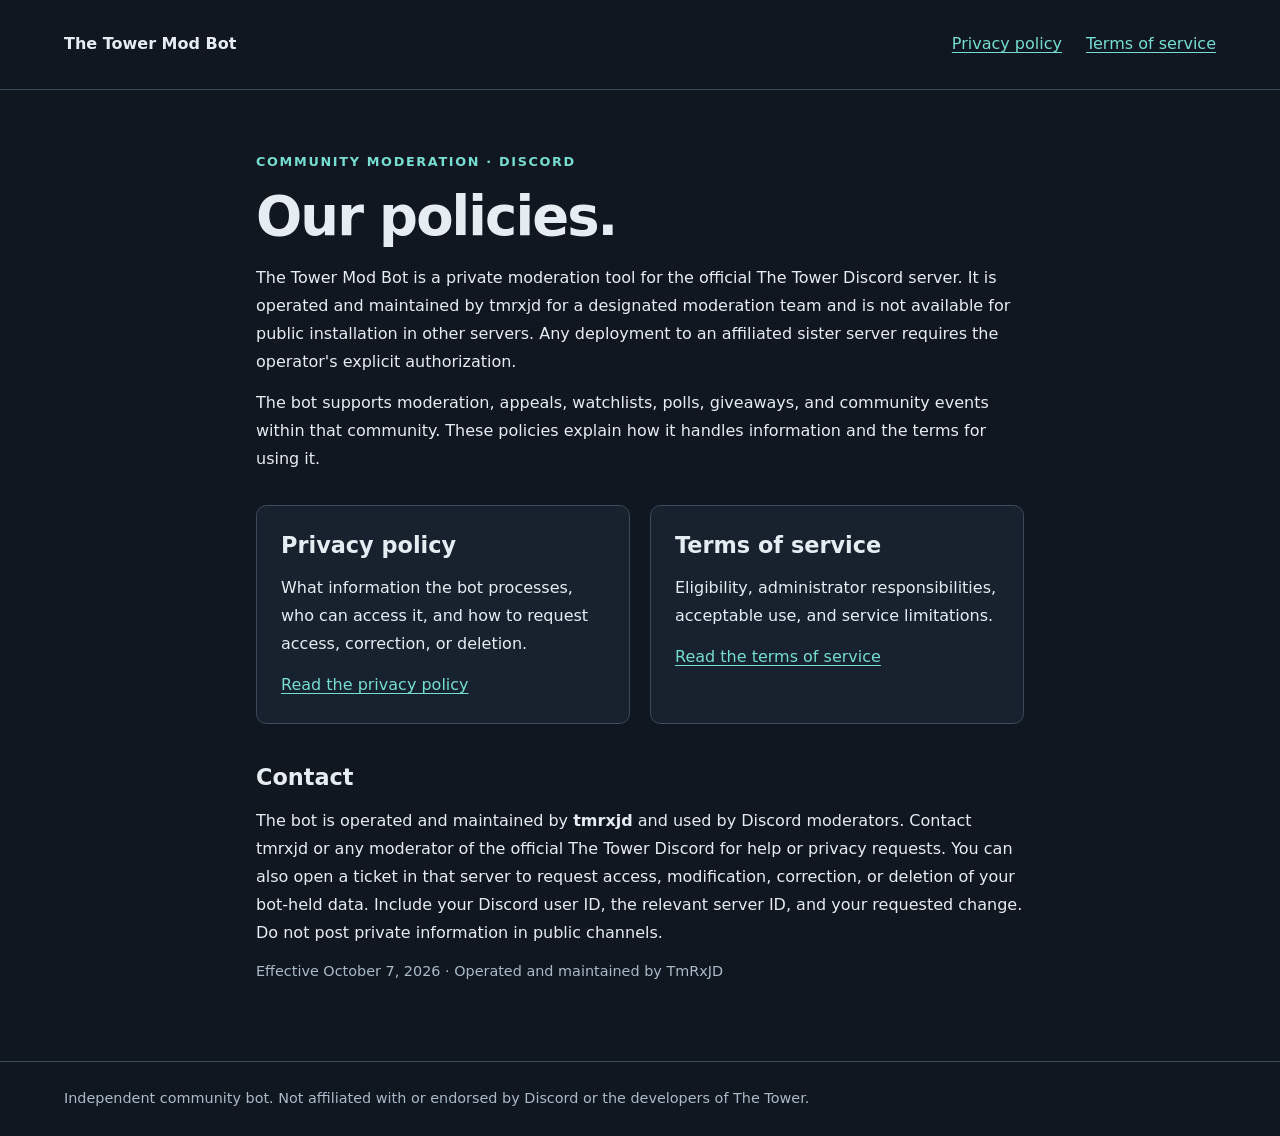
<file: index.html>
<!doctype html>
<html lang="en">
<head><meta charset="utf-8"><meta name="color-scheme" content="dark"><meta name="theme-color" content="#101720"><meta name="viewport" content="width=device-width, initial-scale=1"><title>Policies | The Tower Mod Bot</title><meta name="description" content="Privacy policy and terms of service for The Tower Mod Bot on Discord."><link rel="icon" href="data:image/svg+xml,%3Csvg xmlns=%27http://www.w3.org/2000/svg%27 viewBox=%270 0 64 64%27%3E%3Crect width=%2764%27 height=%2764%27 rx=%2712%27 fill=%27%23095d68%27/%3E%3Ctext x=%2732%27 y=%2745%27 text-anchor=%27middle%27 font-family=%27sans-serif%27 font-size=%2740%27 fill=%27white%27%3ET%3C/text%3E%3C/svg%3E"><link rel="stylesheet" href="styles.css?v=f15f3be98dfd"></head>
<body>
<a class="skip" href="#content">Skip to content</a>
<header><a class="brand" href="./">The Tower Mod Bot</a><nav aria-label="Primary"><a href="privacy/">Privacy policy</a><a href="terms/">Terms of service</a></nav></header>
<main id="content" tabindex="-1">
<p class="eyebrow">Community moderation · Discord</p>
<h1>Our policies.</h1>
<p>The Tower Mod Bot is a private moderation tool for the official The Tower Discord server. It is operated and maintained by tmrxjd for a designated moderation team and is not available for public installation in other servers. Any deployment to an affiliated sister server requires the operator's explicit authorization.</p>
<p>The bot supports moderation, appeals, watchlists, polls, giveaways, and community events within that community. These policies explain how it handles information and the terms for using it.</p>
<div class="cards"><section class="card"><h2>Privacy policy</h2><p>What information the bot processes, who can access it, and how to request access, correction, or deletion.</p><a href="privacy/">Read the privacy policy</a></section><section class="card"><h2>Terms of service</h2><p>Eligibility, administrator responsibilities, acceptable use, and service limitations.</p><a href="terms/">Read the terms of service</a></section></div>
<h2>Contact</h2><p>The bot is operated and maintained by <strong>tmrxjd</strong> and used by Discord moderators. Contact tmrxjd or any moderator of the official The Tower Discord for help or privacy requests. You can also open a ticket in that server to request access, modification, correction, or deletion of your bot-held data. Include your Discord user ID, the relevant server ID, and your requested change. Do not post private information in public channels.</p>
<p class="meta">Effective October 7, 2026 · Operated and maintained by TmRxJD</p>
</main><footer>Independent community bot. Not affiliated with or endorsed by Discord or the developers of The Tower.</footer>
</body></html>
</file>
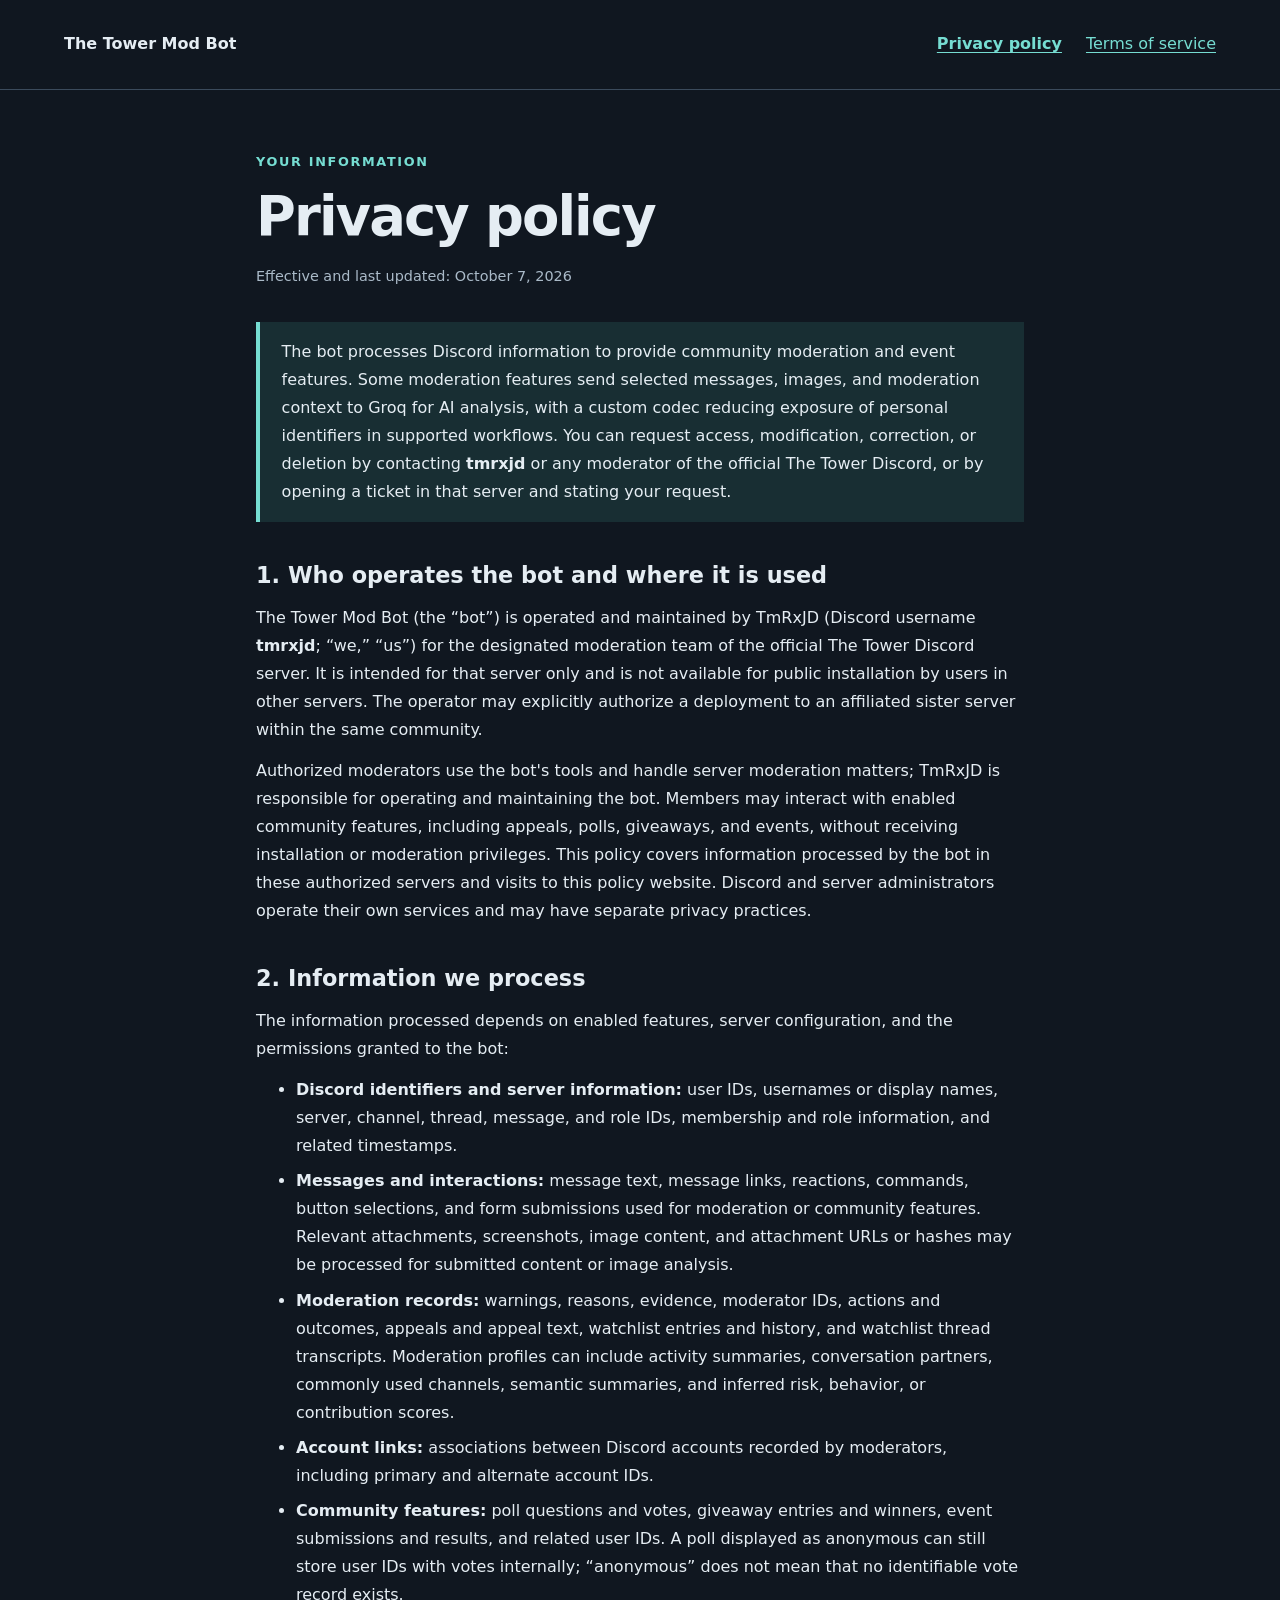
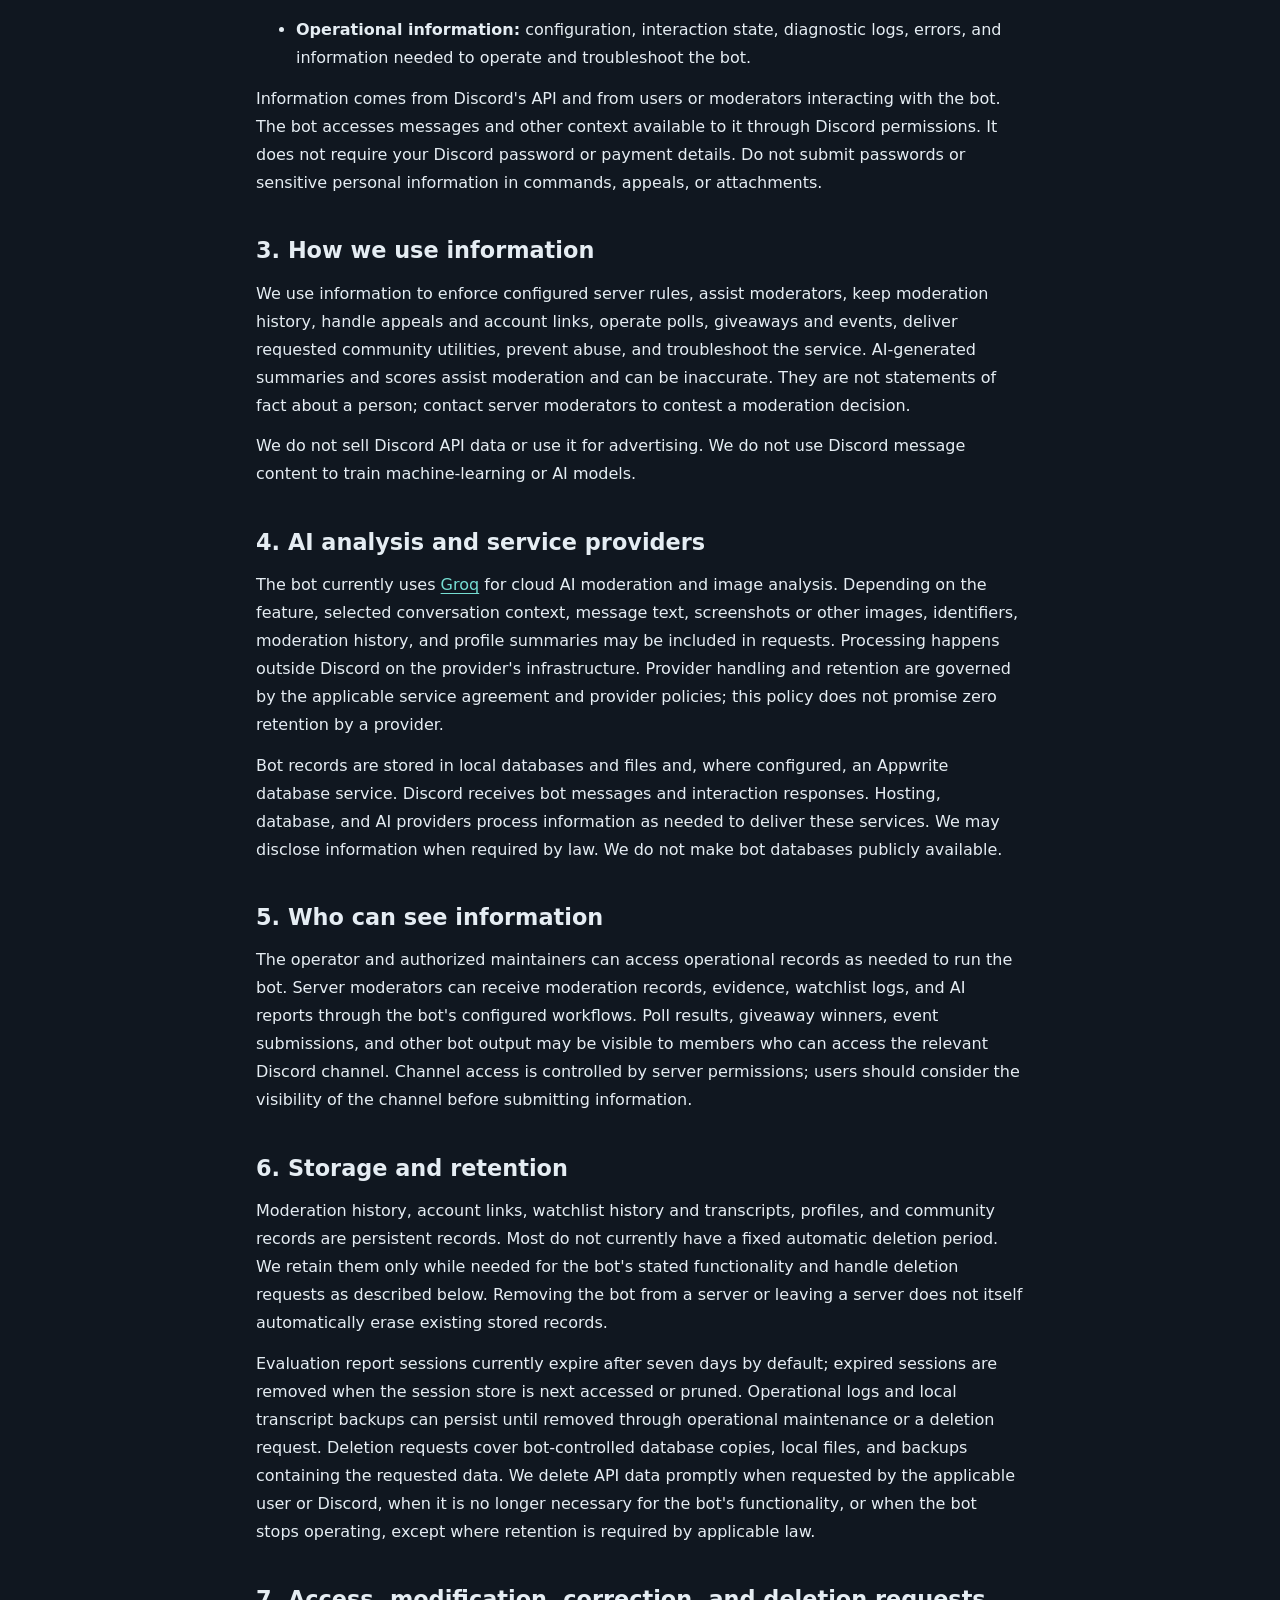
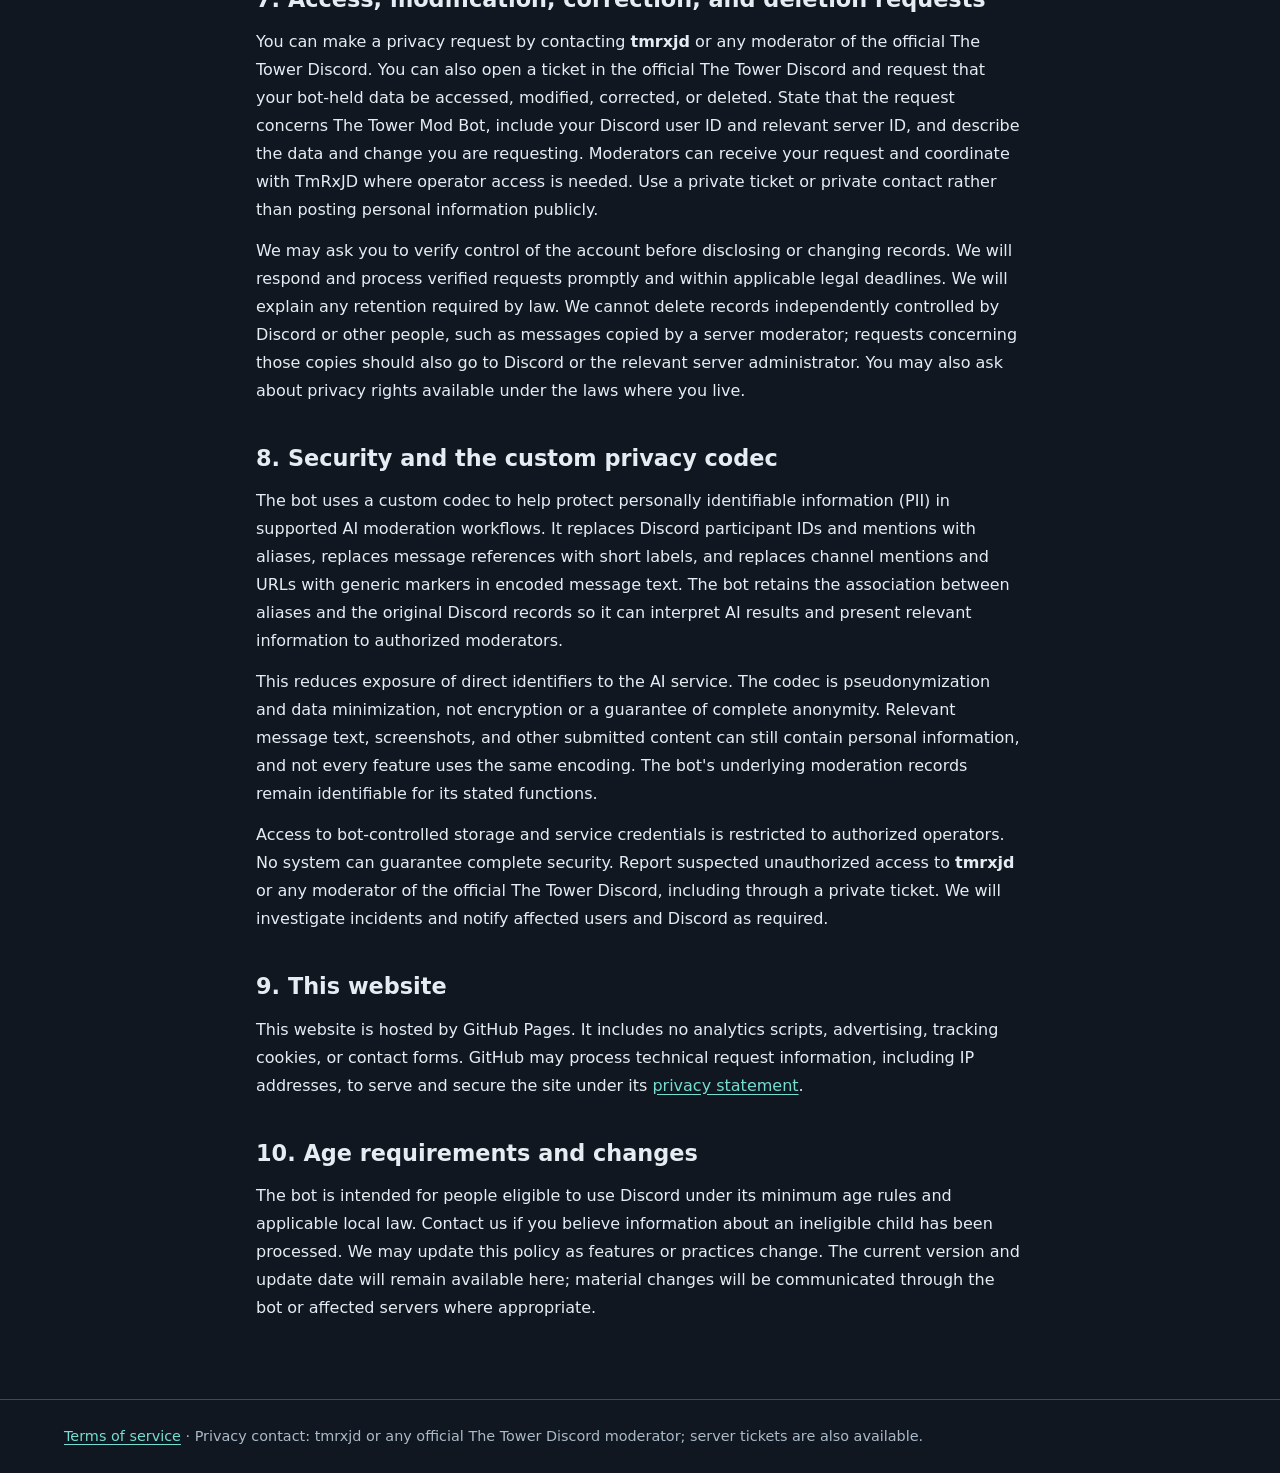
<file: privacy/index.html>
<!doctype html>
<html lang="en">
<head><meta charset="utf-8"><meta name="color-scheme" content="dark"><meta name="theme-color" content="#101720"><meta name="viewport" content="width=device-width, initial-scale=1"><title>Privacy Policy | The Tower Mod Bot</title><meta name="description" content="Data collection, AI processing, retention, and deletion requests for The Tower Mod Bot."><link rel="icon" href="data:image/svg+xml,%3Csvg xmlns=%27http://www.w3.org/2000/svg%27 viewBox=%270 0 64 64%27%3E%3Crect width=%2764%27 height=%2764%27 rx=%2712%27 fill=%27%23095d68%27/%3E%3Ctext x=%2732%27 y=%2745%27 text-anchor=%27middle%27 font-family=%27sans-serif%27 font-size=%2740%27 fill=%27white%27%3ET%3C/text%3E%3C/svg%3E"><link rel="stylesheet" href="../styles.css?v=f15f3be98dfd"></head>
<body><a class="skip" href="#content">Skip to content</a>
<header><a class="brand" href="../">The Tower Mod Bot</a><nav aria-label="Primary"><a href="./" aria-current="page">Privacy policy</a><a href="../terms/">Terms of service</a></nav></header>
<main id="content" tabindex="-1"><p class="eyebrow">Your information</p><h1>Privacy policy</h1><p class="meta">Effective and last updated: October 7, 2026</p>
<div class="summary">The bot processes Discord information to provide community moderation and event features. Some moderation features send selected messages, images, and moderation context to Groq for AI analysis, with a custom codec reducing exposure of personal identifiers in supported workflows. You can request access, modification, correction, or deletion by contacting <strong>tmrxjd</strong> or any moderator of the official The Tower Discord, or by opening a ticket in that server and stating your request.</div>
<h2>1. Who operates the bot and where it is used</h2><p>The Tower Mod Bot (the “bot”) is operated and maintained by TmRxJD (Discord username <strong>tmrxjd</strong>; “we,” “us”) for the designated moderation team of the official The Tower Discord server. It is intended for that server only and is not available for public installation by users in other servers. The operator may explicitly authorize a deployment to an affiliated sister server within the same community.</p>
<p>Authorized moderators use the bot's tools and handle server moderation matters; TmRxJD is responsible for operating and maintaining the bot. Members may interact with enabled community features, including appeals, polls, giveaways, and events, without receiving installation or moderation privileges. This policy covers information processed by the bot in these authorized servers and visits to this policy website. Discord and server administrators operate their own services and may have separate privacy practices.</p>
<h2>2. Information we process</h2><p>The information processed depends on enabled features, server configuration, and the permissions granted to the bot:</p>
<ul><li><strong>Discord identifiers and server information:</strong> user IDs, usernames or display names, server, channel, thread, message, and role IDs, membership and role information, and related timestamps.</li>
<li><strong>Messages and interactions:</strong> message text, message links, reactions, commands, button selections, and form submissions used for moderation or community features. Relevant attachments, screenshots, image content, and attachment URLs or hashes may be processed for submitted content or image analysis.</li>
<li><strong>Moderation records:</strong> warnings, reasons, evidence, moderator IDs, actions and outcomes, appeals and appeal text, watchlist entries and history, and watchlist thread transcripts. Moderation profiles can include activity summaries, conversation partners, commonly used channels, semantic summaries, and inferred risk, behavior, or contribution scores.</li>
<li><strong>Account links:</strong> associations between Discord accounts recorded by moderators, including primary and alternate account IDs.</li>
<li><strong>Community features:</strong> poll questions and votes, giveaway entries and winners, event submissions and results, and related user IDs. A poll displayed as anonymous can still store user IDs with votes internally; “anonymous” does not mean that no identifiable vote record exists.</li>
<li><strong>Operational information:</strong> configuration, interaction state, diagnostic logs, errors, and information needed to operate and troubleshoot the bot.</li></ul>
<p>Information comes from Discord's API and from users or moderators interacting with the bot. The bot accesses messages and other context available to it through Discord permissions. It does not require your Discord password or payment details. Do not submit passwords or sensitive personal information in commands, appeals, or attachments.</p>
<h2>3. How we use information</h2><p>We use information to enforce configured server rules, assist moderators, keep moderation history, handle appeals and account links, operate polls, giveaways and events, deliver requested community utilities, prevent abuse, and troubleshoot the service. AI-generated summaries and scores assist moderation and can be inaccurate. They are not statements of fact about a person; contact server moderators to contest a moderation decision.</p>
<p>We do not sell Discord API data or use it for advertising. We do not use Discord message content to train machine-learning or AI models.</p>
<h2>4. AI analysis and service providers</h2><p>The bot currently uses <a href="https://groq.com/privacy-policy/">Groq</a> for cloud AI moderation and image analysis. Depending on the feature, selected conversation context, message text, screenshots or other images, identifiers, moderation history, and profile summaries may be included in requests. Processing happens outside Discord on the provider's infrastructure. Provider handling and retention are governed by the applicable service agreement and provider policies; this policy does not promise zero retention by a provider.</p>
<p>Bot records are stored in local databases and files and, where configured, an Appwrite database service. Discord receives bot messages and interaction responses. Hosting, database, and AI providers process information as needed to deliver these services. We may disclose information when required by law. We do not make bot databases publicly available.</p>
<h2>5. Who can see information</h2><p>The operator and authorized maintainers can access operational records as needed to run the bot. Server moderators can receive moderation records, evidence, watchlist logs, and AI reports through the bot's configured workflows. Poll results, giveaway winners, event submissions, and other bot output may be visible to members who can access the relevant Discord channel. Channel access is controlled by server permissions; users should consider the visibility of the channel before submitting information.</p>
<h2>6. Storage and retention</h2><p>Moderation history, account links, watchlist history and transcripts, profiles, and community records are persistent records. Most do not currently have a fixed automatic deletion period. We retain them only while needed for the bot's stated functionality and handle deletion requests as described below. Removing the bot from a server or leaving a server does not itself automatically erase existing stored records.</p>
<p>Evaluation report sessions currently expire after seven days by default; expired sessions are removed when the session store is next accessed or pruned. Operational logs and local transcript backups can persist until removed through operational maintenance or a deletion request. Deletion requests cover bot-controlled database copies, local files, and backups containing the requested data. We delete API data promptly when requested by the applicable user or Discord, when it is no longer necessary for the bot's functionality, or when the bot stops operating, except where retention is required by applicable law.</p>
<h2>7. Access, modification, correction, and deletion requests</h2><p>You can make a privacy request by contacting <strong>tmrxjd</strong> or any moderator of the official The Tower Discord. You can also open a ticket in the official The Tower Discord and request that your bot-held data be accessed, modified, corrected, or deleted. State that the request concerns The Tower Mod Bot, include your Discord user ID and relevant server ID, and describe the data and change you are requesting. Moderators can receive your request and coordinate with TmRxJD where operator access is needed. Use a private ticket or private contact rather than posting personal information publicly.</p>
<p>We may ask you to verify control of the account before disclosing or changing records. We will respond and process verified requests promptly and within applicable legal deadlines. We will explain any retention required by law. We cannot delete records independently controlled by Discord or other people, such as messages copied by a server moderator; requests concerning those copies should also go to Discord or the relevant server administrator. You may also ask about privacy rights available under the laws where you live.</p>
<h2>8. Security and the custom privacy codec</h2><p>The bot uses a custom codec to help protect personally identifiable information (PII) in supported AI moderation workflows. It replaces Discord participant IDs and mentions with aliases, replaces message references with short labels, and replaces channel mentions and URLs with generic markers in encoded message text. The bot retains the association between aliases and the original Discord records so it can interpret AI results and present relevant information to authorized moderators.</p>
<p>This reduces exposure of direct identifiers to the AI service. The codec is pseudonymization and data minimization, not encryption or a guarantee of complete anonymity. Relevant message text, screenshots, and other submitted content can still contain personal information, and not every feature uses the same encoding. The bot's underlying moderation records remain identifiable for its stated functions.</p>
<p>Access to bot-controlled storage and service credentials is restricted to authorized operators. No system can guarantee complete security. Report suspected unauthorized access to <strong>tmrxjd</strong> or any moderator of the official The Tower Discord, including through a private ticket. We will investigate incidents and notify affected users and Discord as required.</p>
<h2>9. This website</h2><p>This website is hosted by GitHub Pages. It includes no analytics scripts, advertising, tracking cookies, or contact forms. GitHub may process technical request information, including IP addresses, to serve and secure the site under its <a href="https://docs.github.com/en/site-policy/privacy-policies/github-general-privacy-statement">privacy statement</a>.</p>
<h2>10. Age requirements and changes</h2><p>The bot is intended for people eligible to use Discord under its minimum age rules and applicable local law. Contact us if you believe information about an ineligible child has been processed. We may update this policy as features or practices change. The current version and update date will remain available here; material changes will be communicated through the bot or affected servers where appropriate.</p>
</main><footer><a href="../terms/">Terms of service</a> · Privacy contact: tmrxjd or any official The Tower Discord moderator; server tickets are also available.</footer></body></html>
</file>
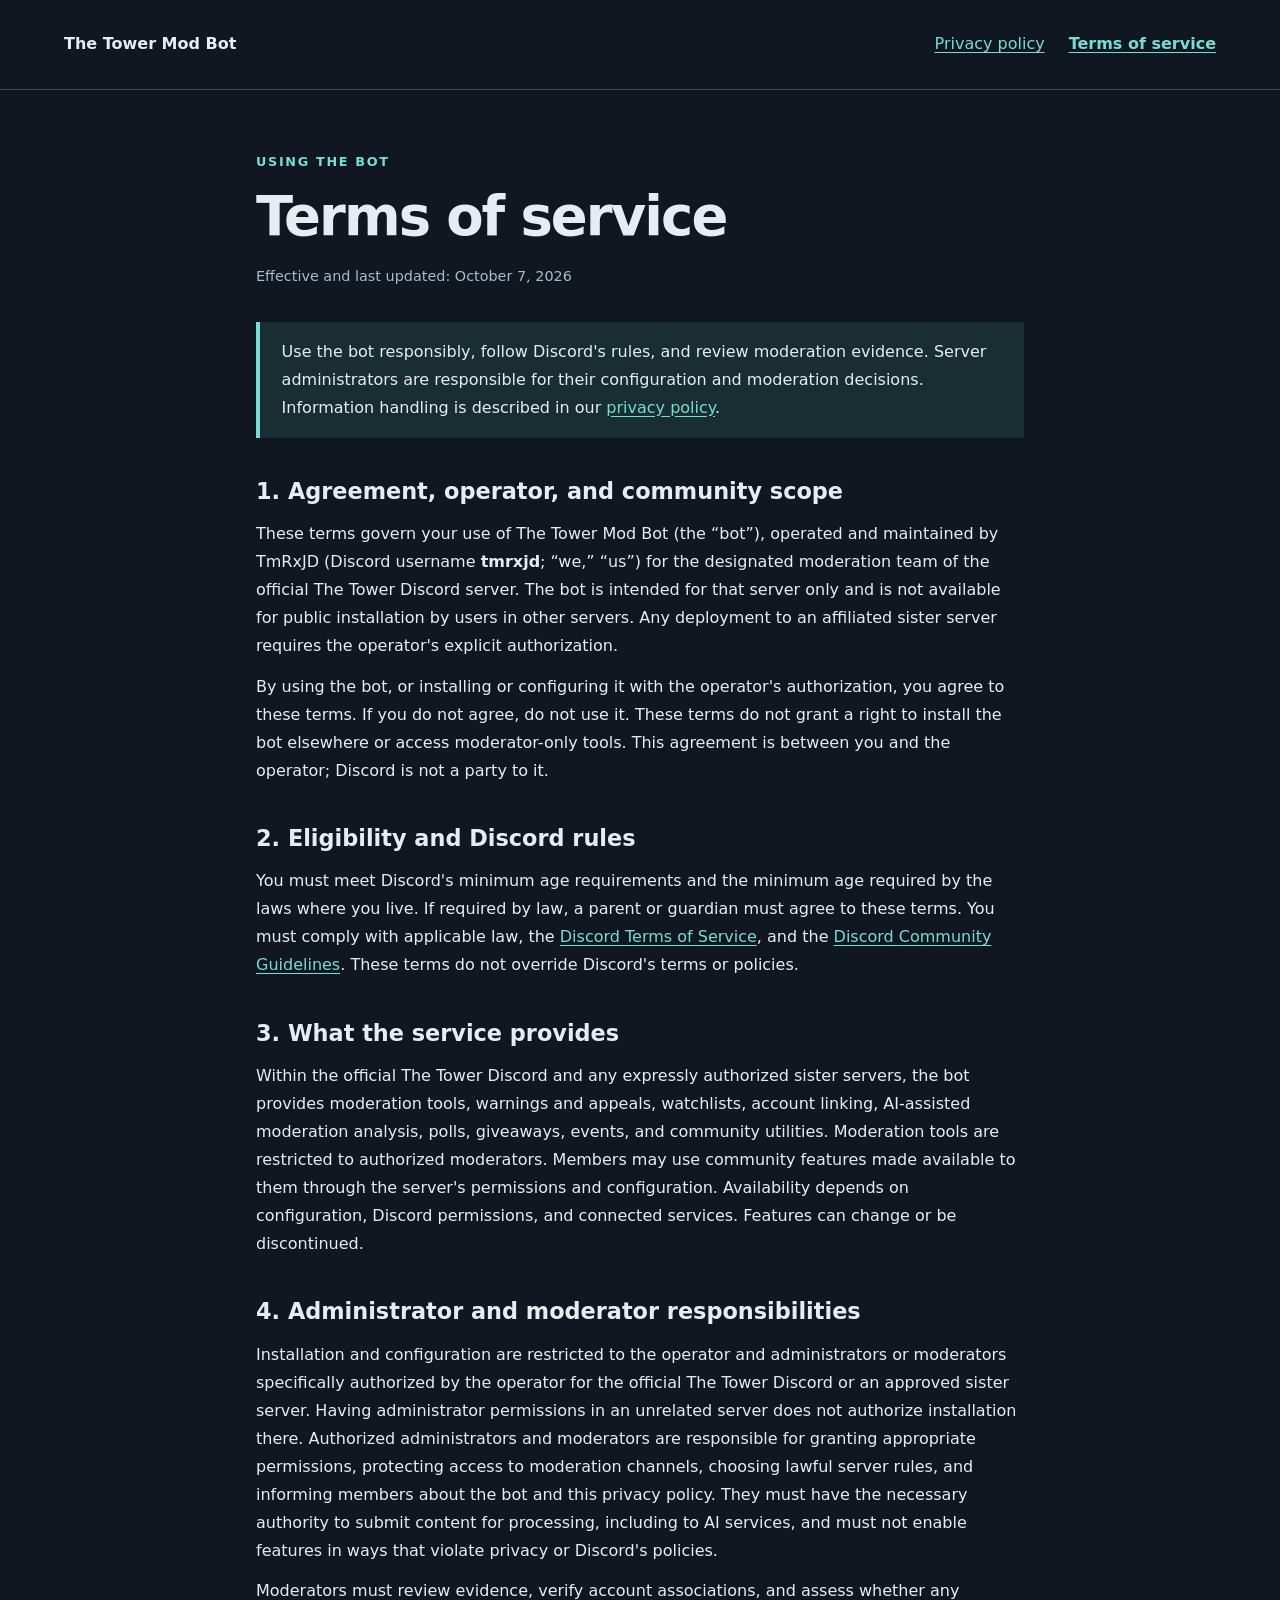
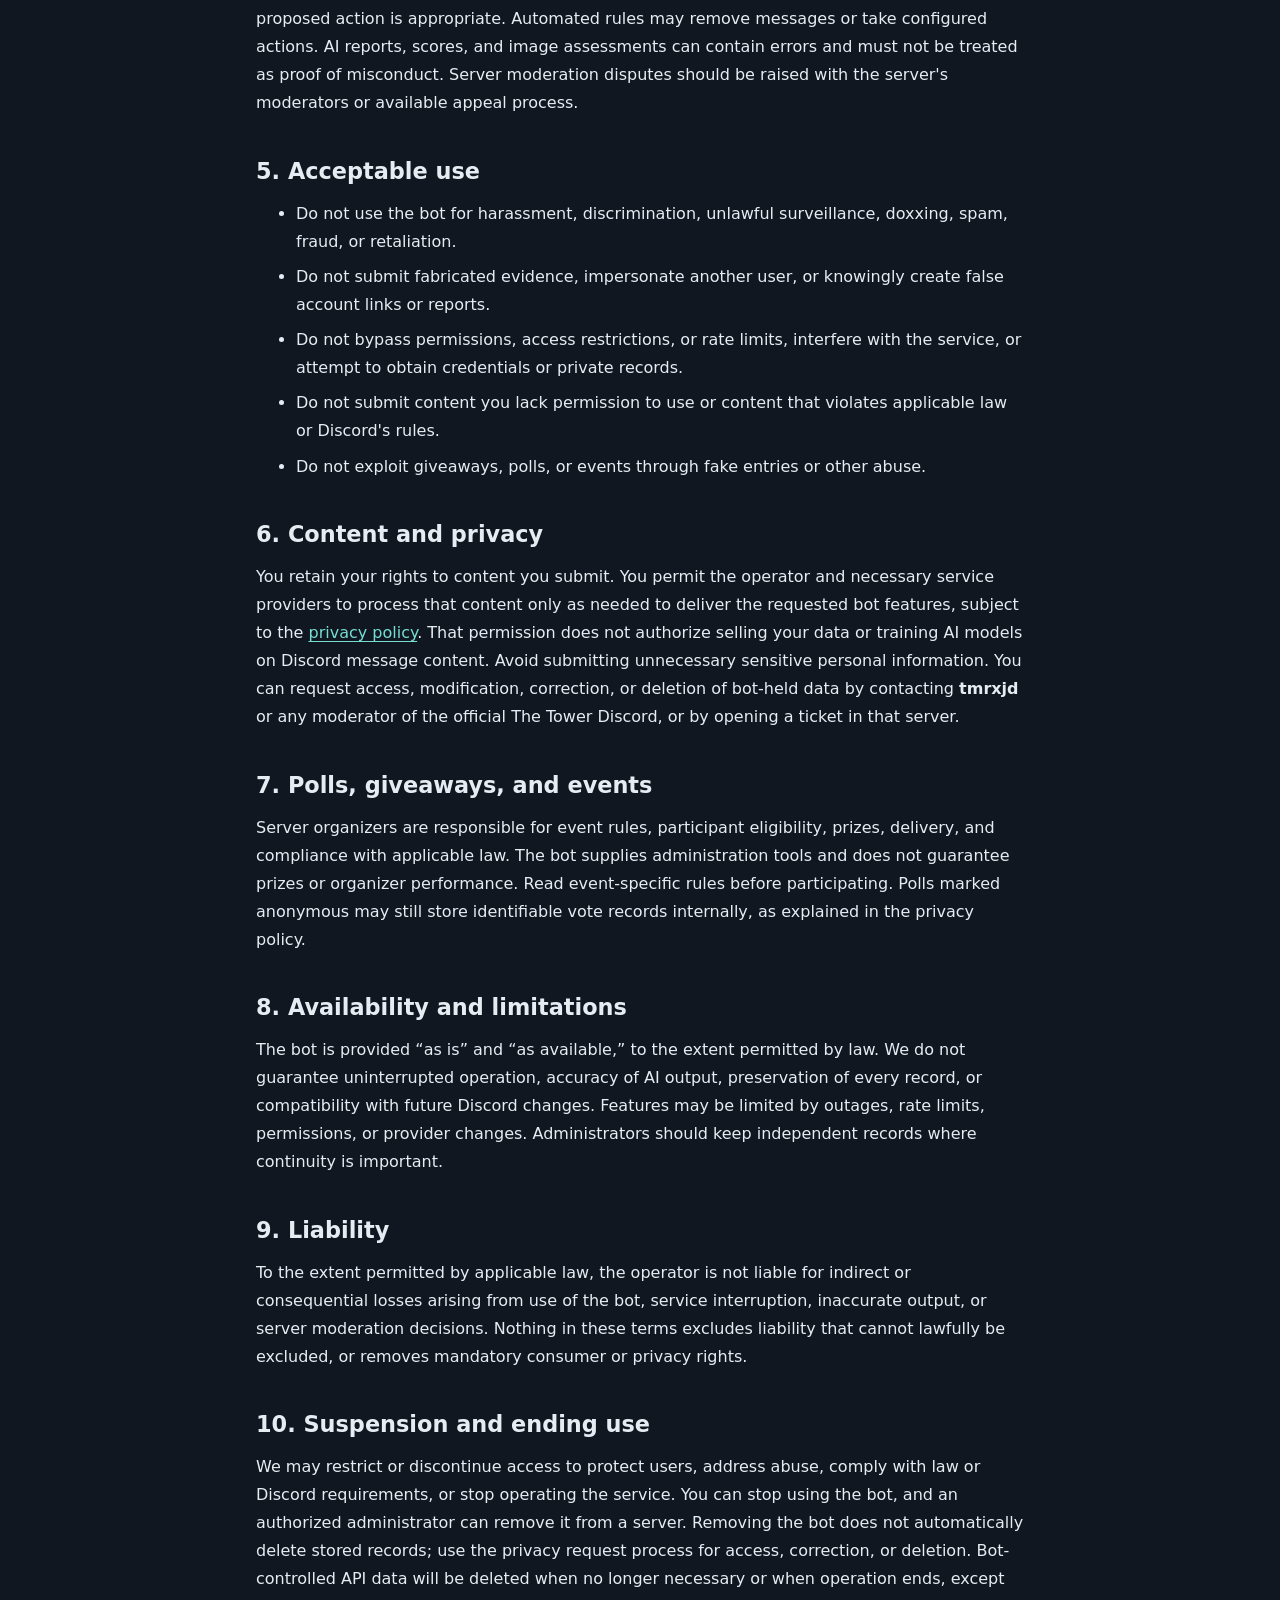
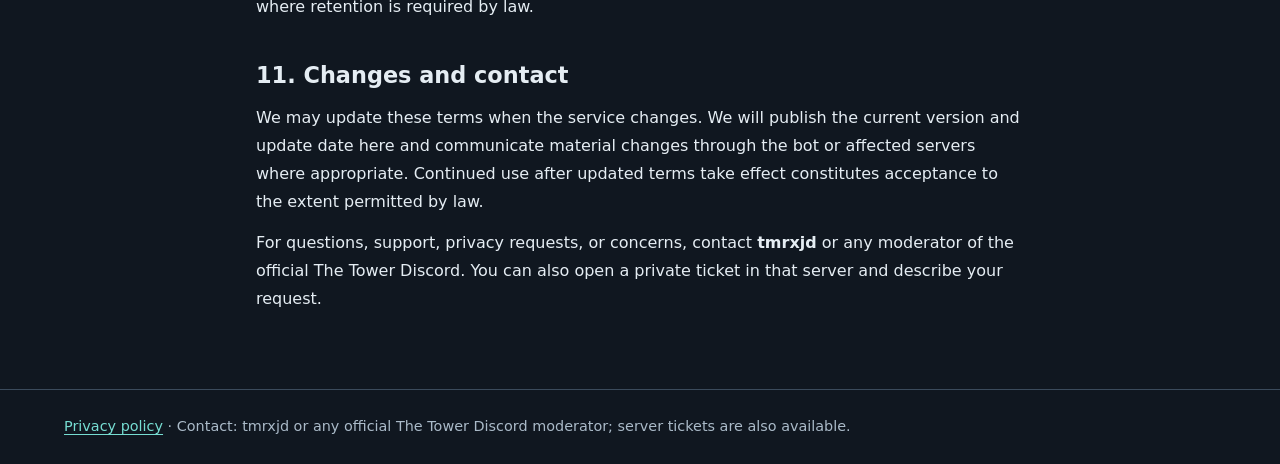
<file: terms/index.html>
<!doctype html>
<html lang="en">
<head><meta charset="utf-8"><meta name="color-scheme" content="dark"><meta name="theme-color" content="#101720"><meta name="viewport" content="width=device-width, initial-scale=1"><title>Terms of Service | The Tower Mod Bot</title><meta name="description" content="Terms for using The Tower Mod Bot's Discord moderation and community features."><link rel="icon" href="data:image/svg+xml,%3Csvg xmlns=%27http://www.w3.org/2000/svg%27 viewBox=%270 0 64 64%27%3E%3Crect width=%2764%27 height=%2764%27 rx=%2712%27 fill=%27%23095d68%27/%3E%3Ctext x=%2732%27 y=%2745%27 text-anchor=%27middle%27 font-family=%27sans-serif%27 font-size=%2740%27 fill=%27white%27%3ET%3C/text%3E%3C/svg%3E"><link rel="stylesheet" href="../styles.css?v=f15f3be98dfd"></head>
<body><a class="skip" href="#content">Skip to content</a>
<header><a class="brand" href="../">The Tower Mod Bot</a><nav aria-label="Primary"><a href="../privacy/">Privacy policy</a><a href="./" aria-current="page">Terms of service</a></nav></header>
<main id="content" tabindex="-1"><p class="eyebrow">Using the bot</p><h1>Terms of service</h1><p class="meta">Effective and last updated: October 7, 2026</p>
<div class="summary">Use the bot responsibly, follow Discord's rules, and review moderation evidence. Server administrators are responsible for their configuration and moderation decisions. Information handling is described in our <a href="../privacy/">privacy policy</a>.</div>
<h2>1. Agreement, operator, and community scope</h2><p>These terms govern your use of The Tower Mod Bot (the “bot”), operated and maintained by TmRxJD (Discord username <strong>tmrxjd</strong>; “we,” “us”) for the designated moderation team of the official The Tower Discord server. The bot is intended for that server only and is not available for public installation by users in other servers. Any deployment to an affiliated sister server requires the operator's explicit authorization.</p>
<p>By using the bot, or installing or configuring it with the operator's authorization, you agree to these terms. If you do not agree, do not use it. These terms do not grant a right to install the bot elsewhere or access moderator-only tools. This agreement is between you and the operator; Discord is not a party to it.</p>
<h2>2. Eligibility and Discord rules</h2><p>You must meet Discord's minimum age requirements and the minimum age required by the laws where you live. If required by law, a parent or guardian must agree to these terms. You must comply with applicable law, the <a href="https://discord.com/terms">Discord Terms of Service</a>, and the <a href="https://discord.com/guidelines">Discord Community Guidelines</a>. These terms do not override Discord's terms or policies.</p>
<h2>3. What the service provides</h2><p>Within the official The Tower Discord and any expressly authorized sister servers, the bot provides moderation tools, warnings and appeals, watchlists, account linking, AI-assisted moderation analysis, polls, giveaways, events, and community utilities. Moderation tools are restricted to authorized moderators. Members may use community features made available to them through the server's permissions and configuration. Availability depends on configuration, Discord permissions, and connected services. Features can change or be discontinued.</p>
<h2>4. Administrator and moderator responsibilities</h2><p>Installation and configuration are restricted to the operator and administrators or moderators specifically authorized by the operator for the official The Tower Discord or an approved sister server. Having administrator permissions in an unrelated server does not authorize installation there. Authorized administrators and moderators are responsible for granting appropriate permissions, protecting access to moderation channels, choosing lawful server rules, and informing members about the bot and this privacy policy. They must have the necessary authority to submit content for processing, including to AI services, and must not enable features in ways that violate privacy or Discord's policies.</p>
<p>Moderators must review evidence, verify account associations, and assess whether any proposed action is appropriate. Automated rules may remove messages or take configured actions. AI reports, scores, and image assessments can contain errors and must not be treated as proof of misconduct. Server moderation disputes should be raised with the server's moderators or available appeal process.</p>
<h2>5. Acceptable use</h2><ul><li>Do not use the bot for harassment, discrimination, unlawful surveillance, doxxing, spam, fraud, or retaliation.</li><li>Do not submit fabricated evidence, impersonate another user, or knowingly create false account links or reports.</li><li>Do not bypass permissions, access restrictions, or rate limits, interfere with the service, or attempt to obtain credentials or private records.</li><li>Do not submit content you lack permission to use or content that violates applicable law or Discord's rules.</li><li>Do not exploit giveaways, polls, or events through fake entries or other abuse.</li></ul>
<h2>6. Content and privacy</h2><p>You retain your rights to content you submit. You permit the operator and necessary service providers to process that content only as needed to deliver the requested bot features, subject to the <a href="../privacy/">privacy policy</a>. That permission does not authorize selling your data or training AI models on Discord message content. Avoid submitting unnecessary sensitive personal information. You can request access, modification, correction, or deletion of bot-held data by contacting <strong>tmrxjd</strong> or any moderator of the official The Tower Discord, or by opening a ticket in that server.</p>
<h2>7. Polls, giveaways, and events</h2><p>Server organizers are responsible for event rules, participant eligibility, prizes, delivery, and compliance with applicable law. The bot supplies administration tools and does not guarantee prizes or organizer performance. Read event-specific rules before participating. Polls marked anonymous may still store identifiable vote records internally, as explained in the privacy policy.</p>
<h2>8. Availability and limitations</h2><p>The bot is provided “as is” and “as available,” to the extent permitted by law. We do not guarantee uninterrupted operation, accuracy of AI output, preservation of every record, or compatibility with future Discord changes. Features may be limited by outages, rate limits, permissions, or provider changes. Administrators should keep independent records where continuity is important.</p>
<h2>9. Liability</h2><p>To the extent permitted by applicable law, the operator is not liable for indirect or consequential losses arising from use of the bot, service interruption, inaccurate output, or server moderation decisions. Nothing in these terms excludes liability that cannot lawfully be excluded, or removes mandatory consumer or privacy rights.</p>
<h2>10. Suspension and ending use</h2><p>We may restrict or discontinue access to protect users, address abuse, comply with law or Discord requirements, or stop operating the service. You can stop using the bot, and an authorized administrator can remove it from a server. Removing the bot does not automatically delete stored records; use the privacy request process for access, correction, or deletion. Bot-controlled API data will be deleted when no longer necessary or when operation ends, except where retention is required by law.</p>
<h2>11. Changes and contact</h2><p>We may update these terms when the service changes. We will publish the current version and update date here and communicate material changes through the bot or affected servers where appropriate. Continued use after updated terms take effect constitutes acceptance to the extent permitted by law.</p><p>For questions, support, privacy requests, or concerns, contact <strong>tmrxjd</strong> or any moderator of the official The Tower Discord. You can also open a private ticket in that server and describe your request.</p>
</main><footer><a href="../privacy/">Privacy policy</a> · Contact: tmrxjd or any official The Tower Discord moderator; server tickets are also available.</footer></body></html>
</file>
<file: styles.css>
:root { color-scheme: dark; --ink: #e5edf3; --muted: #aabac8; --accent: #76ddd2; --line: #3b4b5c; --paper: #101720; --surface: #17222e; --summary: #182e33; }
body { margin: 0; background: var(--paper); color: var(--ink); font: 1rem/1.75 system-ui, sans-serif; }
a { color: var(--accent); text-underline-offset: .2em; overflow-wrap: anywhere; }
a:hover { text-decoration-thickness: 2px; }
a:focus-visible { outline: 3px solid var(--accent); outline-offset: 4px; }
.skip { position: absolute; inset-block-start: -6rem; inset-inline-start: 1rem; padding: .6rem 1rem; background: var(--surface); border: 1px solid var(--accent); }
.skip:focus { inset-block-start: 1rem; }
header, main, footer { max-inline-size: 72rem; margin-inline: auto; padding-inline: clamp(1.25rem, 5vw, 4rem); }
header { padding-block: 1.5rem; border-block-end: 1px solid var(--line); display: flex; justify-content: space-between; align-items: center; gap: 1rem; flex-wrap: wrap; }
.brand { font-weight: 750; color: var(--ink); text-decoration: none; }
nav { display: flex; flex-wrap: wrap; gap: .5rem 1.5rem; }
nav a { display: inline-block; padding-block: .4rem; }
nav a[aria-current="page"] { font-weight: 750; }
main { max-inline-size: 48rem; padding-block: 3rem 4rem; }
.eyebrow { text-transform: uppercase; letter-spacing: .13em; font-size: .8rem; font-weight: 750; color: var(--accent); }
h1 { font-size: clamp(2.2rem, 6vw, 3.4rem); line-height: 1.15; letter-spacing: -.035em; margin-block: .65rem 1rem; }
h2 { font-size: 1.4rem; line-height: 1.4; margin-block: 2.4rem .7rem; }
p, ul, ol { margin-block: .8rem; }
li { margin-block: .45rem; }
.meta { color: var(--muted); font-size: .9rem; }
.summary { background: var(--summary); border-inline-start: 4px solid var(--accent); padding: 1rem 1.35rem; margin-block: 2rem; }
.cards { display: grid; grid-template-columns: repeat(auto-fit, minmax(min(100%, 18rem), 1fr)); gap: 1.25rem; margin-block: 2rem; }
.card { background: var(--surface); border: 1px solid var(--line); padding: 1.5rem; border-radius: .65rem; }
.card h2 { margin-block-start: 0; }
footer { border-block-start: 1px solid var(--line); padding-block: 1.5rem; color: var(--muted); font-size: .9rem; }
@media (forced-colors: active) { :root { --ink: CanvasText; --muted: CanvasText; --accent: LinkText; --line: CanvasText; --paper: Canvas; --surface: Canvas; --summary: Canvas; } }
@media print { :root { color-scheme: light; --ink: #182c36; --muted: #49616e; --accent: #095d68; --line: #cddbdc; --paper: white; --surface: white; --summary: #eaf2ef; } header, footer, .skip { display: none; } main { max-inline-size: none; padding: 0; } h2 { break-after: avoid; } }
</file>
